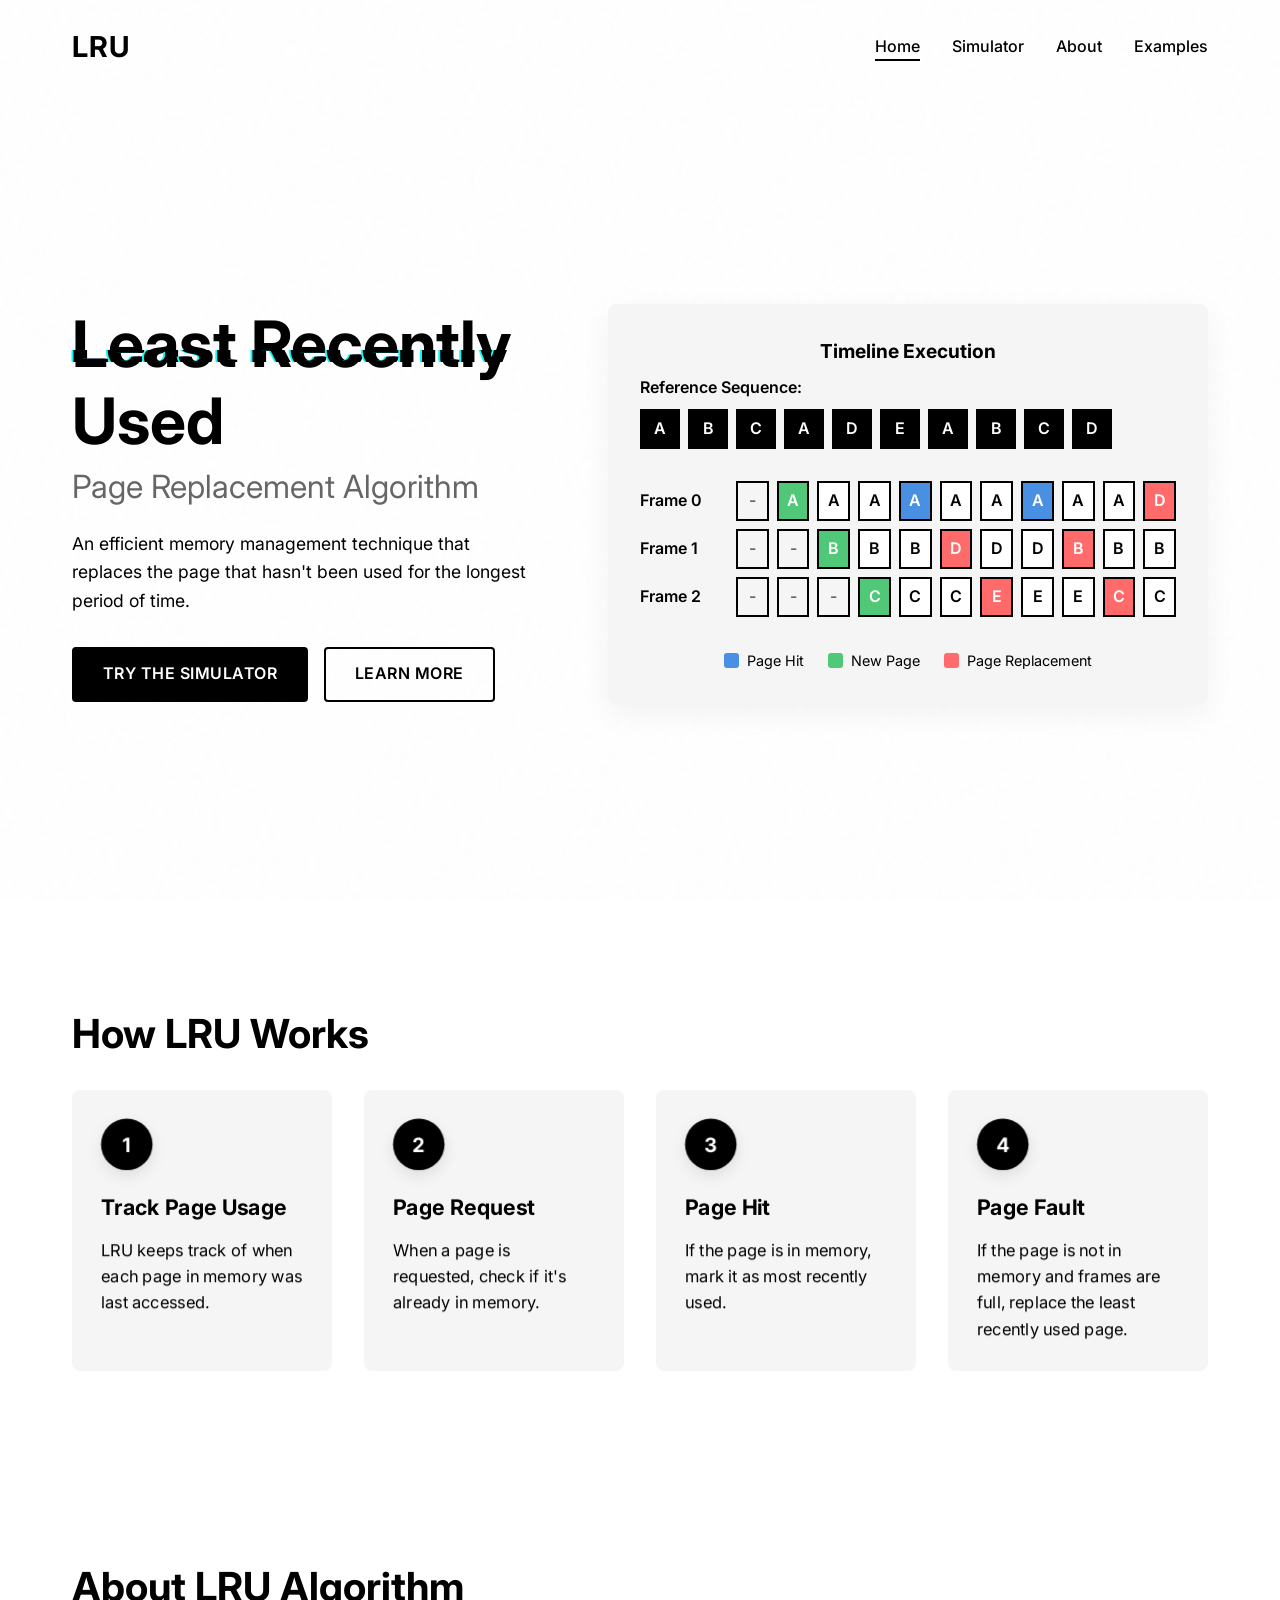
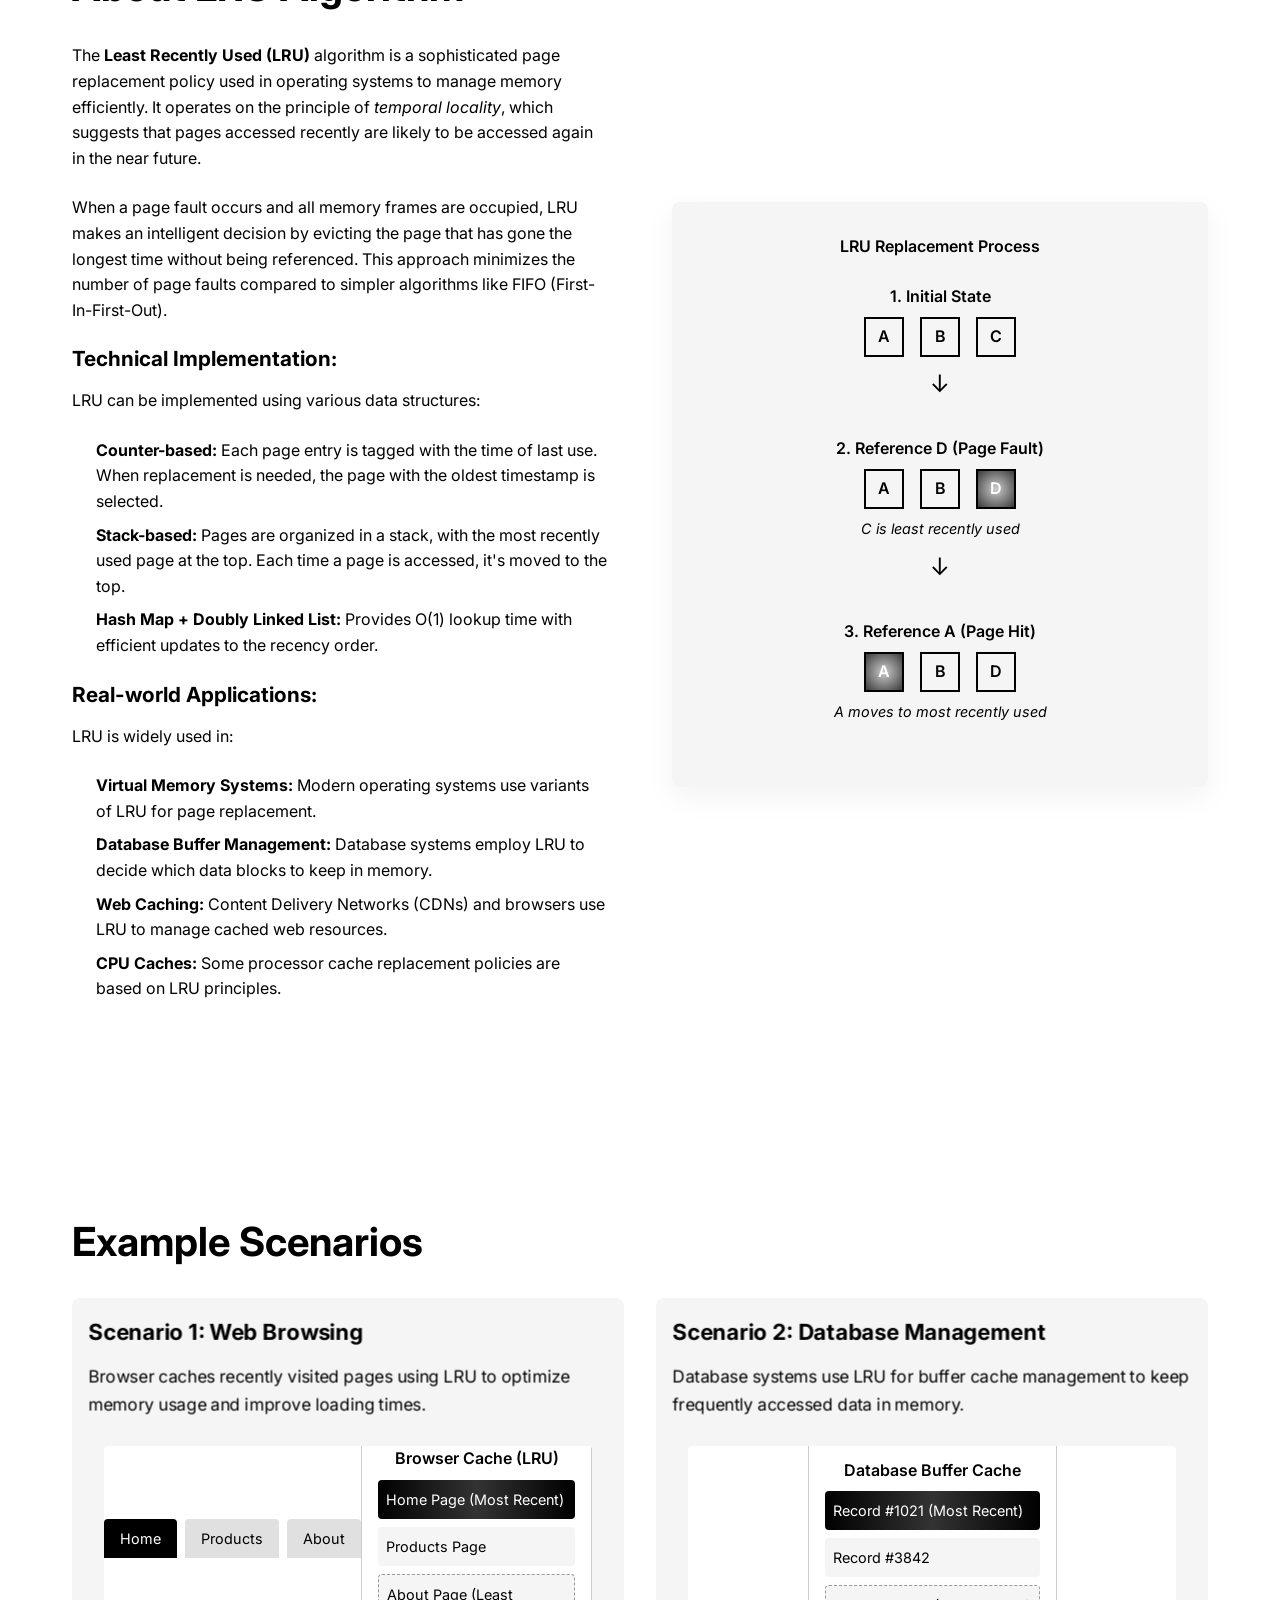
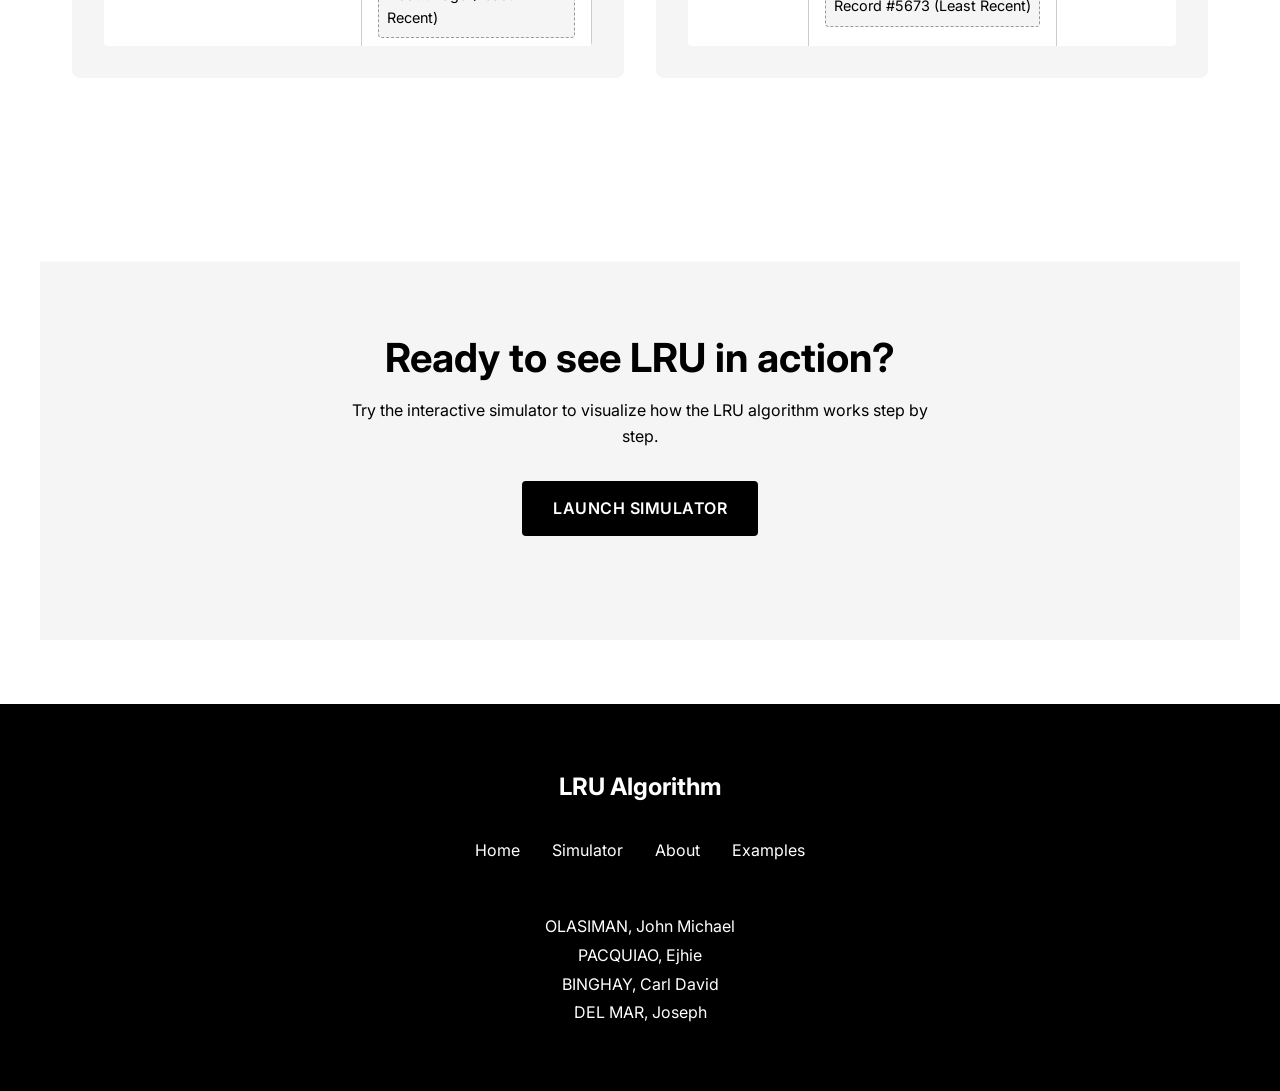
<file: homepage.html>
<!DOCTYPE html>
<html lang="en">
<head>
  <meta charset="UTF-8">
  <meta name="viewport" content="width=device-width, initial-scale=1.0">
  <title>LRU Algorithm | Home</title>
  
  <link rel="preconnect" href="https://fonts.googleapis.com">
  <link rel="preconnect" href="https://fonts.gstatic.com" crossorigin>
  <link href="https://fonts.googleapis.com/css2?family=Inter:wght@300;400;500;600;700&display=swap" rel="stylesheet">
</head>
<style>
  /* Base Styles */
:root {
    --primary-color: #000;
    --secondary-color: #fff;
    --accent-color: #333;
    --light-gray: #f5f5f5;
    --medium-gray: #e0e0e0;
    --dark-gray: #666;
    --font-primary: 'Inter', sans-serif;
    --transition-speed: 0.3s;
    --hit-color: #4a90e2;
    --new-color: #50c878;
    --replace-color: #ff6b6b;
  }
  
  * {
    margin: 0;
    padding: 0;
    box-sizing: border-box;
  }
  
  html {
    scroll-behavior: smooth;
  }
  
  body {
    font-family: var(--font-primary);
    background-color: var(--secondary-color);
    color: var(--primary-color);
    line-height: 1.6;
    overflow-x: hidden;
    position: relative;
    /* Removed cursor: none; to keep default cursor visible */
  }
  
  /* Custom Cursor */
  .cursor {
    width: 20px;
    height: 20px;
    border: 2px solid var(--primary-color);
    border-radius: 50%;
    position: fixed;
    pointer-events: none;
    transform: translate(-50%, -50%);
    z-index: 9999;
    transition: width 0.3s, height 0.3s, border-color 0.3s;
    mix-blend-mode: difference;
  }
  
  .cursor-grow {
    width: 50px;
    height: 50px;
    background-color: rgba(255, 255, 255, 0.1);
    mix-blend-mode: difference;
  }
  
  .noise {
    position: fixed;
    top: 0;
    left: 0;
    width: 100%;
    height: 100%;
    background-image: url("data:image/svg+xml,%3Csvg viewBox='0 0 200 200' xmlns='http://www.w3.org/2000/svg'%3E%3Cfilter id='noiseFilter'%3E%3CfeTurbulence type='fractalNoise' baseFrequency='0.65' numOctaves='3' stitchTiles='stitch'/%3E%3C/filter%3E%3Crect width='100%25' height='100%25' filter='url(%23noiseFilter)'/%3E%3C/svg%3E");
    opacity: 0.03;
    pointer-events: none;
    z-index: 1;
  }
  
  a {
    text-decoration: none;
    color: inherit;
    transition: all var(--transition-speed) ease;
    /* Removed cursor: none; to keep default cursor visible */
  }
  
  ul {
    list-style: none;
  }
  
  /* Typography */
  h1, h2, h3, h4, h5, h6 {
    font-weight: 700;
    line-height: 1.2;
  }
  
  .section-title {
    font-size: 2.5rem;
    margin-bottom: 2rem;
    position: relative;
    display: inline-block;
  }
  
  .section-title::after {
    content: '';
    position: absolute;
    bottom: -10px;
    left: 0;
    width: 60px;
    height: 4px;
    background-color: var(--primary-color);
  }
  
  /* Text Reveal Animation - Improved */
  .reveal-text {
    position: relative;
    overflow: hidden;
    display: block;
    opacity: 0;
    transform: translateY(20px);
    transition: opacity 0.8s ease, transform 0.8s ease;
  }
  
  .reveal-text.revealed {
    opacity: 1;
    transform: translateY(0);
  }
  
  /* Layout */
  header, main, footer {
    width: 100%;
    position: relative;
    z-index: 2;
  }
  
  section {
    padding: 6rem 2rem;
    max-width: 1200px;
    margin: 0 auto;
  }
  
  /* Navigation */
  nav {
    display: flex;
    justify-content: space-between;
    align-items: center;
    padding: 1.5rem 2rem;
    max-width: 1200px;
    margin: 0 auto;
  }
  
  .logo {
    font-size: 1.8rem;
    font-weight: 700;
    letter-spacing: 1px;
    position: relative;
    overflow: hidden;
  }
  
  .logo::before {
    content: '';
    position: absolute;
    top: 0;
    left: 0;
    width: 100%;
    height: 100%;
    background: linear-gradient(90deg, transparent, rgba(255, 255, 255, 0.8), transparent);
    transform: translateX(-100%);
    animation: shimmer 3s infinite;
  }
  
  @keyframes shimmer {
    0% {
      transform: translateX(-100%);
    }
    100% {
      transform: translateX(100%);
    }
  }
  
  .nav-links {
    display: flex;
    gap: 2rem;
  }
  
  .nav-links a {
    font-weight: 500;
    position: relative;
  }
  
  .nav-links a::after {
    content: '';
    position: absolute;
    bottom: -5px;
    left: 0;
    width: 0;
    height: 2px;
    background-color: var(--primary-color);
    transition: width var(--transition-speed) ease;
  }
  
  .nav-links a:hover::after,
  .nav-links a.active::after {
    width: 100%;
  }
  
  /* Buttons */
  .primary-button, .secondary-button {
    display: inline-block;
    padding: 0.8rem 1.8rem;
    border-radius: 4px;
    font-weight: 600;
    letter-spacing: 0.5px;
    text-transform: uppercase;
    transition: all var(--transition-speed) ease;
    position: relative;
    overflow: hidden;
  }
  
  .primary-button {
    background-color: var(--primary-color);
    color: var(--secondary-color);
    border: 2px solid var(--primary-color);
  }
  
  .secondary-button {
    background-color: transparent;
    color: var(--primary-color);
    border: 2px solid var(--primary-color);
  }
  
  .primary-button:hover, .secondary-button:hover {
    transform: translateY(-3px);
    box-shadow: 0 10px 20px rgba(0, 0, 0, 0.1);
  }
  
  .primary-button::before, .secondary-button::before {
    content: '';
    position: absolute;
    top: 0;
    left: -100%;
    width: 100%;
    height: 100%;
    background: linear-gradient(90deg, transparent, rgba(255, 255, 255, 0.2), transparent);
    transition: all 0.5s;
  }
  
  .primary-button:hover::before, .secondary-button:hover::before {
    left: 100%;
    transition: 0.5s;
  }
  
  .secondary-button:hover {
    background-color: var(--primary-color);
    color: var(--secondary-color);
  }
  
  /* Pulse Animation */
  .pulse {
    animation: pulse 2s infinite;
  }
  
  @keyframes pulse {
    0% {
      box-shadow: 0 0 0 0 rgba(0, 0, 0, 0.7);
    }
    70% {
      box-shadow: 0 0 0 10px rgba(0, 0, 0, 0);
    }
    100% {
      box-shadow: 0 0 0 0 rgba(0, 0, 0, 0);
    }
  }
  
  /* Hero Section */
  .hero {
    display: grid;
    grid-template-columns: 1fr 1fr;
    gap: 4rem;
    align-items: center;
    min-height: calc(100vh - 80px);
  }
  
  .hero-content {
    max-width: 600px;
  }
  
  .hero h1 {
    font-size: 4rem;
    margin-bottom: 0.5rem;
    position: relative;
  }
  
  .hero h2.subtitle {
    font-size: 2rem;
    font-weight: 400;
    margin-bottom: 1.5rem;
    color: var(--dark-gray);
  }
  
  .description {
    font-size: 1.1rem;
    margin-bottom: 2rem;
    max-width: 500px;
  }
  
  .cta-buttons {
    display: flex;
    gap: 1rem;
  }
  
  /* Glitch Effect */
  .glitch {
    position: relative;
    animation: glitch-skew 1s infinite linear alternate-reverse;
  }
  
  .glitch::before,
  .glitch::after {
    content: attr(data-text);
    position: absolute;
    top: 0;
    left: 0;
    width: 100%;
    height: 100%;
    clip: rect(44px, 450px, 56px, 0);
  }
  
  .glitch::before {
    left: 2px;
    text-shadow: -2px 0 #ff00c1;
    animation: glitch-anim 5s infinite linear alternate-reverse;
  }
  
  .glitch::after {
    left: -2px;
    text-shadow: -2px 0 #00fff9;
    animation: glitch-anim2 1s infinite linear alternate-reverse;
  }
  
  @keyframes glitch-anim {
    0% {
      clip: rect(31px, 9999px, 94px, 0);
      transform: skew(0.85deg);
    }
    5% {
      clip: rect(70px, 9999px, 71px, 0);
      transform: skew(0.17deg);
    }
    10% {
      clip: rect(75px, 9999px, 92px, 0);
      transform: skew(0.4deg);
    }
    15% {
      clip: rect(66px, 9999px, 91px, 0);
      transform: skew(0.56deg);
    }
    20% {
      clip: rect(23px, 9999px, 29px, 0);
      transform: skew(0.09deg);
    }
    25% {
      clip: rect(13px, 9999px, 46px, 0);
      transform: skew(0.02deg);
    }
    30% {
      clip: rect(89px, 9999px, 99px, 0);
      transform: skew(0.05deg);
    }
    35% {
      clip: rect(3px, 9999px, 11px, 0);
      transform: skew(0.85deg);
    }
    40% {
      clip: rect(19px, 9999px, 17px, 0);
      transform: skew(0.4deg);
    }
    45% {
      clip: rect(71px, 9999px, 87px, 0);
      transform: skew(0.92deg);
    }
    50% {
      clip: rect(15px, 9999px, 59px, 0);
      transform: skew(0.38deg);
    }
    55% {
      clip: rect(75px, 9999px, 63px, 0);
      transform: skew(0.52deg);
    }
    60% {
      clip: rect(31px, 9999px, 43px, 0);
      transform: skew(0.67deg);
    }
    65% {
      clip: rect(82px, 9999px, 83px, 0);
      transform: skew(0.53deg);
    }
    70% {
      clip: rect(89px, 9999px, 44px, 0);
      transform: skew(0.07deg);
    }
    75% {
      clip: rect(41px, 9999px, 74px, 0);
      transform: skew(0.75deg);
    }
    80% {
      clip: rect(33px, 9999px, 4px, 0);
      transform: skew(0.07deg);
    }
    85% {
      clip: rect(62px, 9999px, 67px, 0);
      transform: skew(0.82deg);
    }
    90% {
      clip: rect(36px, 9999px, 97px, 0);
      transform: skew(0.01deg);
    }
    95% {
      clip: rect(40px, 9999px, 16px, 0);
      transform: skew(0.01deg);
    }
    100% {
      clip: rect(64px, 9999px, 93px, 0);
      transform: skew(0.01deg);
    }
  }
  
  @keyframes glitch-anim2 {
    0% {
      clip: rect(65px, 9999px, 119px, 0);
      transform: skew(0.19deg);
    }
    5% {
      clip: rect(110px, 9999px, 59px, 0);
      transform: skew(0.55deg);
    }
    10% {
      clip: rect(24px, 9999px, 53px, 0);
      transform: skew(0.02deg);
    }
    15% {
      clip: rect(107px, 9999px, 44px, 0);
      transform: skew(0.07deg);
    }
    20% {
      clip: rect(66px, 9999px, 76px, 0);
      transform: skew(0.46deg);
    }
    25% {
      clip: rect(39px, 9999px, 31px, 0);
      transform: skew(0.94deg);
    }
    30% {
      clip: rect(82px, 9999px, 31px, 0);
      transform: skew(0.74deg);
    }
    35% {
      clip: rect(81px, 9999px, 80px, 0);
      transform: skew(0.78deg);
    }
    40% {
      clip: rect(89px, 9999px, 56px, 0);
      transform: skew(0.23deg);
    }
    45% {
      clip: rect(37px, 9999px, 51px, 0);
      transform: skew(0.56deg);
    }
    50% {
      clip: rect(72px, 9999px, 22px, 0);
      transform: skew(0.95deg);
    }
    55% {
      clip: rect(96px, 9999px, 72px, 0);
      transform: skew(0.09deg);
    }
    60% {
      clip: rect(52px, 9999px, 46px, 0);
      transform: skew(0.08deg);
    }
    65% {
      clip: rect(29px, 9999px, 118px, 0);
      transform: skew(0.05deg);
    }
    70% {
      clip: rect(119px, 9999px, 42px, 0);
      transform: skew(0.07deg);
    }
    75% {
      clip: rect(111px, 9999px, 35px, 0);
      transform: skew(0.62deg);
    }
    80% {
      clip: rect(35px, 9999px, 115px, 0);
      transform: skew(0.06deg);
    }
    85% {
      clip: rect(111px, 9999px, 107px, 0);
      transform: skew(0.95deg);
    }
    90% {
      clip: rect(32px, 9999px, 49px, 0);
      transform: skew(0.4deg);
    }
    95% {
      clip: rect(72px, 9999px, 99px, 0);
      transform: skew(0.56deg);
    }
    100% {
      clip: rect(90px, 9999px, 120px, 0);
      transform: skew(0.75deg);
    }
  }
  
  @keyframes glitch-skew {
    0% {
      transform: skew(-0.5deg);
    }
    10% {
      transform: skew(0.5deg);
    }
    20% {
      transform: skew(0.2deg);
    }
    30% {
      transform: skew(0.5deg);
    }
    40% {
      transform: skew(-0.2deg);
    }
    50% {
      transform: skew(-0.5deg);
    }
    60% {
      transform: skew(0.2deg);
    }
    70% {
      transform: skew(0.5deg);
    }
    80% {
      transform: skew(-0.2deg);
    }
    90% {
      transform: skew(0.5deg);
    }
    100% {
      transform: skew(-0.5deg);
    }
  }
  
  /* Memory Visualization - Timeline Style */
  .hero-visual {
    display: flex;
    justify-content: center;
    align-items: center;
  }
  
  .memory-visualization {
    width: 100%;
    max-width: 600px;
    background-color: var(--light-gray);
    border-radius: 8px;
    padding: 2rem;
    box-shadow: 0 10px 30px rgba(0, 0, 0, 0.05);
    position: relative;
    overflow: hidden;
  }
  
  .timeline-header {
    margin-bottom: 1.5rem;
  }
  
  .timeline-label {
    font-weight: 700;
    font-size: 1.2rem;
    margin-bottom: 0.5rem;
    text-align: center;
  }
  
  .reference-sequence-label {
    font-weight: 600;
    margin-bottom: 0.5rem;
  }
  
  .reference-sequence {
    display: flex;
    gap: 0.5rem;
    overflow-x: auto;
    padding-bottom: 0.5rem;
  }
  
  .reference-cell {
    width: 40px;
    height: 40px;
    display: flex;
    justify-content: center;
    align-items: center;
    font-weight: 600;
    border: 2px solid var(--primary-color);
    background-color: var(--secondary-color);
    position: relative;
  }
  
  .reference-cell.active {
    background-color: var(--primary-color);
    color: var(--secondary-color);
  }
  
  .timeline-container {
    display: flex;
    margin-bottom: 1.5rem;
  }
  
  .frame-labels {
    display: flex;
    flex-direction: column;
    margin-right: 1rem;
  }
  
  .frame-label {
    height: 40px;
    display: flex;
    align-items: center;
    font-weight: 600;
    margin-bottom: 0.5rem;
    width: 80px; /* Added fixed width for frame labels */
  }
  
  .timeline-content {
    display: flex;
    flex-direction: column;
    gap: 0.5rem;
    overflow-x: auto;
    padding-bottom: 0.5rem;
  }
  
  .timeline-row {
    display: flex;
    gap: 0.5rem;
  }
  
  .timeline-cell {
    width: 40px;
    height: 40px;
    display: flex;
    justify-content: center;
    align-items: center;
    font-weight: 600;
    border: 2px solid var(--primary-color);
    background-color: var(--secondary-color);
    position: relative;
    opacity: 0;
    transform: scale(0.8);
    transition: all 0.5s cubic-bezier(0.34, 1.56, 0.64, 1);
  }
  
  .timeline-cell.visible {
    opacity: 1;
    transform: scale(1);
  }
  
  .timeline-cell.hit {
    background-color: var(--hit-color);
    color: white;
  }
  
  .timeline-cell.new {
    background-color: var(--new-color);
    color: white;
  }
  
  .timeline-cell.replace {
    background-color: var(--replace-color);
    color: white;
  }
  
  .timeline-cell.empty {
    background-color: transparent;
    color: var(--dark-gray);
  }
  
  .timeline-legend {
    display: flex;
    justify-content: center;
    gap: 1.5rem;
  }
  
  .legend-item {
    display: flex;
    align-items: center;
    gap: 0.5rem;
    font-size: 0.9rem;
  }
  
  .legend-color {
    width: 15px;
    height: 15px;
    border-radius: 3px;
  }
  
  .legend-color.hit {
    background-color: var(--hit-color);
  }
  
  .legend-color.new {
    background-color: var(--new-color);
  }
  
  .legend-color.replace {
    background-color: var(--replace-color);
  }
  
  /* Features Section */
  .features-grid {
    display: grid;
    grid-template-columns: repeat(auto-fit, minmax(250px, 1fr));
    gap: 2rem;
  }
  
  .feature-card {
    background-color: var(--light-gray);
    padding: 2rem;
    border-radius: 8px;
    transition: all var(--transition-speed) ease;
    position: relative;
    overflow: hidden;
    transform-style: preserve-3d;
    perspective: 1000px;
  }
  
  .feature-card:hover {
    transform: translateY(-10px);
    box-shadow: 0 20px 40px rgba(0, 0, 0, 0.1);
  }
  
  .feature-card::before {
    content: '';
    position: absolute;
    top: -50%;
    left: -50%;
    width: 200%;
    height: 200%;
    background: radial-gradient(circle, rgba(255,255,255,0.8) 0%, rgba(255,255,255,0) 70%);
    opacity: 0;
    transform: scale(0.5);
    transition: all 0.5s ease;
    pointer-events: none;
  }
  
  .feature-card:hover::before {
    opacity: 0.5;
    transform: scale(1);
  }
  
  .feature-icon {
    width: 50px;
    height: 50px;
    background-color: var(--primary-color);
    color: var(--secondary-color);
    border-radius: 50%;
    display: flex;
    justify-content: center;
    align-items: center;
    font-weight: 700;
    font-size: 1.2rem;
    margin-bottom: 1.5rem;
    position: relative;
    z-index: 1;
    box-shadow: 0 5px 15px rgba(0, 0, 0, 0.1);
    transition: all 0.3s ease;
  }
  
  .feature-card:hover .feature-icon {
    transform: rotateY(360deg);
  }
  
  .feature-card h3 {
    font-size: 1.3rem;
    margin-bottom: 1rem;
    position: relative;
    z-index: 1;
  }
  
  /* About Section */
  .about {
    display: grid;
    grid-template-columns: 1fr 1fr;
    gap: 4rem;
    align-items: center;
  }
  
  .about-content p {
    margin-bottom: 1.5rem;
  }
  
  .about-text {
    max-width: 600px;
  }
  
  .about-content ul {
    padding-left: 1.5rem;
    margin-top: 1rem;
    margin-bottom: 1.5rem;
  }
  
  .about-content li {
    margin-bottom: 0.5rem;
    position: relative;
  }
  
  .about-content li::before {
    content: '•';
    position: absolute;
    left: -1.5rem;
    color: var(--primary-color);
    font-weight: bold;
  }
  
  .about-content h3 {
    margin-top: 1.5rem;
    margin-bottom: 1rem;
    font-size: 1.3rem;
  }
  
  .lru-diagram {
    background-color: var(--light-gray);
    border-radius: 8px;
    padding: 2rem;
    box-shadow: 0 10px 30px rgba(0, 0, 0, 0.05);
    position: relative;
    z-index: 1;
  }
  
  .floating {
    animation: floating 6s ease-in-out infinite;
  }
  
  @keyframes floating {
    0% {
      transform: translateY(0px);
    }
    50% {
      transform: translateY(-15px);
    }
    100% {
      transform: translateY(0px);
    }
  }
  
  .diagram-title {
    font-weight: 600;
    margin-bottom: 1.5rem;
    text-align: center;
  }
  
  .diagram-content {
    min-height: 300px;
    display: flex;
    flex-direction: column;
    justify-content: center;
    align-items: center;
  }
  
  /* Examples Section */
  .examples-grid {
    display: grid;
    grid-template-columns: repeat(auto-fit, minmax(300px, 1fr));
    gap: 2rem;
  }
  
  .example-card {
    background-color: var(--light-gray);
    border-radius: 8px;
    padding: 2rem;
    transition: all var(--transition-speed) ease;
    transform-style: preserve-3d;
    perspective: 1000px;
  }
  
  .example-card:hover {
    transform: translateY(-5px) rotateX(5deg);
    box-shadow: 0 15px 30px rgba(0, 0, 0, 0.1);
  }
  
  .example-card h3 {
    font-size: 1.3rem;
    margin-bottom: 1rem;
  }
  
  .example-visual {
    height: 200px;
    margin-top: 1.5rem;
    background-color: var(--secondary-color);
    border-radius: 4px;
    display: flex;
    justify-content: center;
    align-items: center;
    position: relative;
    overflow: hidden;
  }
  
  /* Parallax Section */
  .parallax-section {
    position: relative;
    overflow: hidden;
    padding: 6rem 2rem;
    text-align: center;
    margin-top: 4rem;
  }
  
  .parallax-bg {
    position: absolute;
    top: 0;
    left: 0;
    width: 100%;
    height: 100%;
    background-color: var(--light-gray);
    transform: translateZ(-1px) scale(2);
    z-index: -1;
  }
  
  .cta-content {
    position: relative;
    z-index: 1;
    max-width: 800px;
    margin: 0 auto;
  }
  
  /* CTA Section */
  .cta h2 {
    font-size: 2.5rem;
    margin-bottom: 1rem;
  }
  
  .cta p {
    max-width: 600px;
    margin: 0 auto 2rem;
  }
  
  /* Footer */
  footer {
    background-color: var(--primary-color);
    color: var(--secondary-color);
    padding: 4rem 2rem;
    margin-top: 4rem;
  }
  
  .footer-content {
    max-width: 1200px;
    margin: 0 auto;
    display: flex;
    flex-direction: column;
    align-items: center;
    gap: 2rem;
  }
  
  .footer-logo {
    font-size: 1.5rem;
    font-weight: 700;
  }
  
  .footer-links {
    display: flex;
    gap: 2rem;
  }
  
  .footer-links a:hover {
    opacity: 0.8;
  }
  
  .footer-names {
    margin-top: 1rem;
    text-align: center;
    line-height: 1.8;
  }
  
  .footer-names p {
    margin: 0;
  }
  
  /* Responsive Design */
  @media (max-width: 992px) {
    .hero, .about {
      grid-template-columns: 1fr;
      gap: 2rem;
    }
    
    .hero-content {
      order: 1;
    }
    
    .hero-visual {
      order: 2;
    }
    
    .section-title {
      font-size: 2rem;
    }
    
    .hero h1 {
      font-size: 3rem;
    }
    
    .hero h2.subtitle {
      font-size: 1.5rem;
    }
  }
  
  @media (max-width: 768px) {
    nav {
      flex-direction: column;
      gap: 1rem;
    }
    
    .nav-links {
      width: 100%;
      justify-content: space-between;
    }
    
    section {
      padding: 4rem 1.5rem;
    }
    
    .feature-card, .example-card {
      padding: 1.5rem;
    }
    
    .cta {
      padding: 3rem 1.5rem;
    }
    
    .footer-links {
      flex-wrap: wrap;
      justify-content: center;
    }
  }
  
  @media (max-width: 480px) {
    .hero h1 {
      font-size: 2.5rem;
    }
    
    .hero h2.subtitle {
      font-size: 1.2rem;
    }
    
    .cta-buttons {
      flex-direction: column;
      gap: 1rem;
    }
    
    .primary-button, .secondary-button {
      width: 100%;
      text-align: center;
    }
    
    .section-title {
      font-size: 1.8rem;
    }
    
    .cursor {
      display: none;
    }
  }
  
  /* 3D Tilt Effect */
  [data-tilt] {
    transform-style: preserve-3d;
    transform: perspective(1000px);
  }
  
  [data-tilt] .feature-icon,
  [data-tilt] h3,
  [data-tilt] p {
    transform: translateZ(30px);
  }
</style>
<body>
  <div class="noise"></div>
  <div class="cursor"></div>
  <header>
    <nav>
      <div class="logo">LRU</div>
      <ul class="nav-links">
        <li><a href="#" class="active">Home</a></li>
        <li><a href="index.html">Simulator</a></li>
        <li><a href="#about">About</a></li>
        <li><a href="#examples">Examples</a></li>
      </ul>
    </nav>
  </header>

  <main>
    <section class="hero">
      <div class="hero-content">
        <h1 class="glitch" data-text="Least Recently Used">Least Recently Used</h1>
        <h2 class="subtitle">Page Replacement Algorithm</h2>
        <p class="description">An efficient memory management technique that replaces the page that hasn't been used for the longest period of time.</p>
        <div class="cta-buttons">
          <a href="index.html" class="primary-button">Try the Simulator</a>
          <a href="#learn" class="secondary-button">Learn More</a>
        </div>
      </div>
      <div class="hero-visual">
        <div class="memory-visualization">
          <div class="timeline-header">
            <div class="timeline-label">Timeline Execution</div>
            <div class="reference-sequence-label">Reference Sequence:</div>
            <div class="reference-sequence" id="referenceSequence"></div>
          </div>
          <div class="timeline-container">
            <div class="frame-labels">
              <div class="frame-label">Frame 0</div>
              <div class="frame-label">Frame 1</div>
              <div class="frame-label">Frame 2</div>
            </div>
            <div class="timeline-content" id="timelineContent">
              <!-- Timeline content will be generated by JavaScript -->
            </div>
          </div>
          <div class="timeline-legend">
            <div class="legend-item">
              <div class="legend-color hit"></div>
              <span>Page Hit</span>
            </div>
            <div class="legend-item">
              <div class="legend-color new"></div>
              <span>New Page</span>
            </div>
            <div class="legend-item">
              <div class="legend-color replace"></div>
              <span>Page Replacement</span>
            </div>
          </div>
        </div>
      </div>
    </section>

    <section id="learn" class="features">
      <h2 class="section-title reveal-text">How LRU Works</h2>
      <div class="features-grid">
        <div class="feature-card" data-tilt>
          <div class="feature-icon">1</div>
          <h3>Track Page Usage</h3>
          <p>LRU keeps track of when each page in memory was last accessed.</p>
        </div>
        <div class="feature-card" data-tilt>
          <div class="feature-icon">2</div>
          <h3>Page Request</h3>
          <p>When a page is requested, check if it's already in memory.</p>
        </div>
        <div class="feature-card" data-tilt>
          <div class="feature-icon">3</div>
          <h3>Page Hit</h3>
          <p>If the page is in memory, mark it as most recently used.</p>
        </div>
        <div class="feature-card" data-tilt>
          <div class="feature-icon">4</div>
          <h3>Page Fault</h3>
          <p>If the page is not in memory and frames are full, replace the least recently used page.</p>
        </div>
      </div>
    </section>

    <section id="about" class="about">
      <div class="about-content">
        <h2 class="section-title reveal-text">About LRU Algorithm</h2>
        <div class="about-text">
          <p class="reveal-text">The <strong>Least Recently Used (LRU)</strong> algorithm is a sophisticated page replacement policy used in operating systems to manage memory efficiently. It operates on the principle of <em>temporal locality</em>, which suggests that pages accessed recently are likely to be accessed again in the near future.</p>
          
          <p class="reveal-text">When a page fault occurs and all memory frames are occupied, LRU makes an intelligent decision by evicting the page that has gone the longest time without being referenced. This approach minimizes the number of page faults compared to simpler algorithms like FIFO (First-In-First-Out).</p>
          
          <h3 class="reveal-text">Technical Implementation:</h3>
          <p class="reveal-text">LRU can be implemented using various data structures:</p>
          <ul>
            <li class="reveal-text"><strong>Counter-based:</strong> Each page entry is tagged with the time of last use. When replacement is needed, the page with the oldest timestamp is selected.</li>
            <li class="reveal-text"><strong>Stack-based:</strong> Pages are organized in a stack, with the most recently used page at the top. Each time a page is accessed, it's moved to the top.</li>
            <li class="reveal-text"><strong>Hash Map + Doubly Linked List:</strong> Provides O(1) lookup time with efficient updates to the recency order.</li>
          </ul>
          
          <h3 class="reveal-text">Real-world Applications:</h3>
          <p class="reveal-text">LRU is widely used in:</p>
          <ul>
            <li class="reveal-text"><strong>Virtual Memory Systems:</strong> Modern operating systems use variants of LRU for page replacement.</li>
            <li class="reveal-text"><strong>Database Buffer Management:</strong> Database systems employ LRU to decide which data blocks to keep in memory.</li>
            <li class="reveal-text"><strong>Web Caching:</strong> Content Delivery Networks (CDNs) and browsers use LRU to manage cached web resources.</li>
            <li class="reveal-text"><strong>CPU Caches:</strong> Some processor cache replacement policies are based on LRU principles.</li>
          </ul>
        </div>
      </div>
      <div class="about-visual">
        <div class="lru-diagram floating">
          <div class="diagram-title">LRU Replacement Process</div>
          <div class="diagram-content" id="lruDiagram"></div>
        </div>
      </div>
    </section>

    <section id="examples" class="examples">
      <h2 class="section-title reveal-text">Example Scenarios</h2>
      <div class="examples-grid">
        <div class="example-card" data-tilt>
          <h3>Scenario 1: Web Browsing</h3>
          <p>Browser caches recently visited pages using LRU to optimize memory usage and improve loading times.</p>
          <div class="example-visual" id="example1"></div>
        </div>
        <div class="example-card" data-tilt>
          <h3>Scenario 2: Database Management</h3>
          <p>Database systems use LRU for buffer cache management to keep frequently accessed data in memory.</p>
          <div class="example-visual" id="example2"></div>
        </div>
      </div>
    </section>

    <section class="cta parallax-section">
      <div class="parallax-bg"></div>
      <div class="cta-content">
        <h2 class="reveal-text">Ready to see LRU in action?</h2>
        <p class="reveal-text">Try the interactive simulator to visualize how the LRU algorithm works step by step.</p>
        <a href="index.html" class="primary-button pulse">Launch Simulator</a>
      </div>
    </section>
  </main>

  <footer>
    <div class="footer-content">
      <div class="footer-logo">LRU Algorithm</div>
      <div class="footer-links">
        <a href="#">Home</a>
        <a href="index.html">Simulator</a>
        <a href="#about">About</a>
        <a href="#examples">Examples</a>
      </div>
      <div class="footer-names">
        <p>OLASIMAN, John Michael</p>
        <p>PACQUIAO, Ejhie</p>
        <p>BINGHAY, Carl David</p>
        <p>DEL MAR, Joseph</p>
      </div>
    </div>
  </footer>

  <script>
    document.addEventListener('DOMContentLoaded', function() {
  // Custom cursor
  const cursor = document.querySelector('.cursor');
  
  document.addEventListener('mousemove', (e) => {
    cursor.style.left = e.clientX + 'px';
    cursor.style.top = e.clientY + 'px';
  });
  
  document.addEventListener('mousedown', () => {
    cursor.classList.add('cursor-grow');
  });
  
  document.addEventListener('mouseup', () => {
    cursor.classList.remove('cursor-grow');
  });
  
  // Add cursor effects on interactive elements
  const interactiveElements = document.querySelectorAll('a, button, .feature-card, .example-card');
  
  interactiveElements.forEach(el => {
    el.addEventListener('mouseenter', () => {
      cursor.classList.add('cursor-grow');
    });
    
    el.addEventListener('mouseleave', () => {
      cursor.classList.remove('cursor-grow');
    });
  });
  
  // Text reveal animation
  const revealElements = document.querySelectorAll('.reveal-text');
  
  const revealOnScroll = () => {
    revealElements.forEach(element => {
      const elementTop = element.getBoundingClientRect().top;
      const windowHeight = window.innerHeight;
      
      if (elementTop < windowHeight * 0.85) {
        element.classList.add('revealed');
      }
    });
  };
  
  window.addEventListener('scroll', revealOnScroll);
  window.addEventListener('load', revealOnScroll);
  
  // 3D Tilt effect
  const tiltElements = document.querySelectorAll('[data-tilt]');
  
  tiltElements.forEach(element => {
    element.addEventListener('mousemove', (e) => {
      const rect = element.getBoundingClientRect();
      const x = e.clientX - rect.left;
      const y = e.clientY - rect.top;
      
      const xPercent = x / rect.width - 0.5;
      const yPercent = y / rect.height - 0.5;
      
      const rotateX = yPercent * 10;
      const rotateY = xPercent * -10;
      
      element.style.transform = `perspective(1000px) rotateX(${rotateX}deg) rotateY(${rotateY}deg) scale3d(1.05, 1.05, 1.05)`;
    });
    
    element.addEventListener('mouseleave', () => {
      element.style.transform = 'perspective(1000px) rotateX(0) rotateY(0) scale3d(1, 1, 1)';
    });
  });
  
  // LRU Timeline Visualization
  const timelineContent = document.getElementById('timelineContent');
  const referenceSequence = document.getElementById('referenceSequence');
  
  // Sample page reference string
  const pages = ['A', 'B', 'C', 'A', 'D', 'E', 'A', 'B', 'C', 'D'];
  let frames = [null, null, null];
  let lruOrder = [];
  let timelineSteps = [];
  
  // Create reference sequence visualization
  pages.forEach(page => {
    const pageCell = document.createElement('div');
    pageCell.className = 'reference-cell';
    pageCell.textContent = page;
    referenceSequence.appendChild(pageCell);
  });
  
  // Initialize timeline rows
  for (let i = 0; i < 3; i++) {
    const row = document.createElement('div');
    row.className = 'timeline-row';
    timelineContent.appendChild(row);
  }
  
  // Process all steps and store results
  function processAllSteps() {
    let currentFrames = [null, null, null];
    let currentLruOrder = [];
    
    timelineSteps.push({
      frames: [...currentFrames],
      lruOrder: [...currentLruOrder],
      referencedPage: null,
      isPageFault: false,
      replacedPage: null
    });
    
    pages.forEach((page, step) => {
      const pageIndex = currentFrames.indexOf(page);
      let isPageFault = pageIndex === -1;
      let replacedPage = null;
      
      // Update LRU order
      currentLruOrder = currentLruOrder.filter(p => p !== page);
      currentLruOrder.unshift(page);
      
      if (isPageFault) {
        const emptyFrameIndex = currentFrames.indexOf(null);
        
        if (emptyFrameIndex !== -1) {
          // Empty frame available
          currentFrames[emptyFrameIndex] = page;
        } else {
          // Replace LRU page
          const lruPage = currentLruOrder[currentLruOrder.length - 1];
          const lruIndex = currentFrames.indexOf(lruPage);
          replacedPage = currentFrames[lruIndex];
          currentFrames[lruIndex] = page;
          currentLruOrder = currentLruOrder.filter(p => p !== lruPage);
          currentLruOrder.unshift(page);
        }
      }
      
      timelineSteps.push({
        frames: [...currentFrames],
        lruOrder: [...currentLruOrder],
        referencedPage: page,
        isPageFault,
        replacedPage,
        step
      });
    });
  }
  
  // Render timeline visualization
  function renderTimeline() {
    processAllSteps();
    
    const rows = timelineContent.querySelectorAll('.timeline-row');
    
    // For each step
    timelineSteps.forEach((step, stepIndex) => {
      // For each frame
      for (let frameIndex = 0; frameIndex < 3; frameIndex++) {
        const cell = document.createElement('div');
        
        if (stepIndex === 0) {
          cell.className = 'timeline-cell empty';
          cell.textContent = '-';
        } else {
          const frameValue = step.frames[frameIndex];
          
          if (frameValue !== null) {
            cell.textContent = frameValue;
            
            if (stepIndex > 0 && frameValue === step.referencedPage) {
              if (step.isPageFault) {
                if (step.replacedPage !== null) {
                  cell.className = 'timeline-cell replace';
                } else {
                  cell.className = 'timeline-cell new';
                }
              } else {
                cell.className = 'timeline-cell hit';
              }
            } else {
              cell.className = 'timeline-cell';
            }
          } else {
            cell.className = 'timeline-cell empty';
            cell.textContent = '-';
          }
        }
        
        // Add animation delay based on step index
        cell.style.transitionDelay = `${stepIndex * 0.1}s`;
        
        // Add to the appropriate row
        rows[frameIndex].appendChild(cell);
      }
      
      // Highlight current reference in sequence
      if (stepIndex > 0) {
        const referenceCells = referenceSequence.querySelectorAll('.reference-cell');
        if (step.step !== undefined) {
          referenceCells[step.step].classList.add('active');
        }
      }
    });
    
    // Animate cells after a short delay
    setTimeout(() => {
      const cells = document.querySelectorAll('.timeline-cell');
      cells.forEach(cell => {
        cell.classList.add('visible');
      });
    }, 500);
  }
  
  // LRU Diagram Animation
  const lruDiagram = document.getElementById('lruDiagram');
  
  function createLRUDiagram() {
    if (!lruDiagram) return;
    
    lruDiagram.innerHTML = `
      <div class="lru-step">
        <div class="lru-step-title">1. Initial State</div>
        <div class="lru-frames">
          <div class="lru-frame">A</div>
          <div class="lru-frame">B</div>
          <div class="lru-frame">C</div>
        </div>
        <div class="lru-arrow">↓</div>
      </div>
      <div class="lru-step">
        <div class="lru-step-title">2. Reference D (Page Fault)</div>
        <div class="lru-frames">
          <div class="lru-frame">A</div>
          <div class="lru-frame">B</div>
          <div class="lru-frame lru-highlight">D</div>
        </div>
        <div class="lru-note">C is least recently used</div>
        <div class="lru-arrow">↓</div>
      </div>
      <div class="lru-step">
        <div class="lru-step-title">3. Reference A (Page Hit)</div>
        <div class="lru-frames">
          <div class="lru-frame lru-highlight">A</div>
          <div class="lru-frame">B</div>
          <div class="lru-frame">D</div>
        </div>
        <div class="lru-note">A moves to most recently used</div>
      </div>
    `;
    
    // Add styles for the diagram
    const style = document.createElement('style');
    style.textContent = `
      .lru-step {
        margin-bottom: 1.5rem;
        text-align: center;
        opacity: 0;
        transform: translateY(20px);
        animation: fadeInUp 0.8s forwards;
      }
      
      .lru-step:nth-child(1) {
        animation-delay: 0.2s;
      }
      
      .lru-step:nth-child(2) {
        animation-delay: 0.4s;
      }
      
      .lru-step:nth-child(3) {
        animation-delay: 0.6s;
      }
      
      @keyframes fadeInUp {
        to {
          opacity: 1;
          transform: translateY(0);
        }
      }
      
      .lru-step-title {
        font-weight: 600;
        margin-bottom: 0.5rem;
      }
      .lru-frames {
        display: flex;
        justify-content: center;
        gap: 1rem;
        margin: 0.5rem 0;
      }
      .lru-frame {
        width: 40px;
        height: 40px;
        border: 2px solid #000;
        display: flex;
        justify-content: center;
        align-items: center;
        font-weight: 600;
        position: relative;
        overflow: hidden;
      }
      .lru-highlight {
        background-color: #000;
        color: #fff;
      }
      .lru-highlight::before {
        content: '';
        position: absolute;
        top: -50%;
        left: -50%;
        width: 200%;
        height: 200%;
        background: radial-gradient(circle, rgba(255,255,255,0.8) 0%, rgba(255,255,255,0) 70%);
        animation: pulse-highlight 2s infinite;
      }
      @keyframes pulse-highlight {
        0% {
          transform: scale(0.5);
          opacity: 0;
        }
        50% {
          opacity: 0.5;
        }
        100% {
          transform: scale(1.2);
          opacity: 0;
        }
      }
      .lru-arrow {
        font-size: 1.5rem;
        margin: 0.5rem 0;
        animation: bounce 2s infinite;
      }
      @keyframes bounce {
        0%, 20%, 50%, 80%, 100% {
          transform: translateY(0);
        }
        40% {
          transform: translateY(-10px);
        }
        60% {
          transform: translateY(-5px);
        }
      }
      .lru-note {
        font-size: 0.9rem;
        font-style: italic;
        margin: 0.5rem 0;
      }
    `;
    document.head.appendChild(style);
  }
  
  // Create example visualizations
  function createExamples() {
    const example1 = document.getElementById('example1');
    const example2 = document.getElementById('example2');
    
    if (example1) {
      example1.innerHTML = `
        <div class="browser-tabs">
          <div class="browser-tab active">Home</div>
          <div class="browser-tab">Products</div>
          <div class="browser-tab">About</div>
        </div>
        <div class="browser-cache">
          <div class="cache-title">Browser Cache (LRU)</div>
          <div class="cache-item most-recent">Home Page (Most Recent)</div>
          <div class="cache-item">Products Page</div>
          <div class="cache-item least-recent">About Page (Least Recent)</div>
        </div>
      `;
    }
    
    if (example2) {
      example2.innerHTML = `
        <div class="db-cache">
          <div class="db-title">Database Buffer Cache</div>
          <div class="db-records">
            <div class="db-record most-recent">Record #1021 (Most Recent)</div>
            <div class="db-record">Record #3842</div>
            <div class="db-record least-recent">Record #5673 (Least Recent)</div>
          </div>
        </div>
      `;
    }
    
    // Add styles for examples
    const style = document.createElement('style');
    style.textContent = `
      .browser-tabs {
        display: flex;
        gap: 0.5rem;
        margin-bottom: 1rem;
      }
      .browser-tab {
        padding: 0.5rem 1rem;
        background-color: #e0e0e0;
        border-radius: 4px 4px 0 0;
        font-size: 0.9rem;
        transition: all 0.3s ease;
        cursor: pointer;
      }
      .browser-tab.active {
        background-color: #000;
        color: #fff;
      }
      .browser-tab:hover:not(.active) {
        background-color: #ccc;
      }
      .browser-cache, .db-cache {
        border: 1px solid #ccc;
        padding: 1rem;
        border-radius: 0 0 4px 4px;
      }
      .cache-title, .db-title {
        font-weight: 600;
        margin-bottom: 0.5rem;
        text-align: center;
      }
      .cache-item, .db-record {
        padding: 0.5rem;
        margin: 0.5rem 0;
        background-color: #f5f5f5;
        border-radius: 4px;
        font-size: 0.9rem;
        transition: all 0.3s ease;
        position: relative;
        overflow: hidden;
      }
      .most-recent {
        background-color: #000;
        color: #fff;
      }
      .least-recent {
        border: 1px dashed #999;
      }
      .most-recent::after {
        content: '';
        position: absolute;
        top: 0;
        left: 0;
        width: 100%;
        height: 100%;
        background: linear-gradient(90deg, transparent, rgba(255,255,255,0.2), transparent);
        animation: shine 2s infinite;
      }
      @keyframes shine {
        0% {
          transform: translateX(-100%);
        }
        100% {
          transform: translateX(100%);
        }
      }
    `;
    document.head.appendChild(style);
    
    // Add interactivity to browser tabs
    if (example1) {
      const tabs = example1.querySelectorAll('.browser-tab');
      const cacheItems = example1.querySelectorAll('.cache-item');
      
      tabs.forEach((tab, index) => {
        tab.addEventListener('click', () => {
          // Update active tab
          tabs.forEach(t => t.classList.remove('active'));
          tab.classList.add('active');
          
          // Update cache order (LRU behavior)
          cacheItems.forEach(item => {
            item.classList.remove('most-recent');
            item.classList.remove('least-recent');
          });
          
          cacheItems[index].classList.add('most-recent');
          cacheItems[(index + 2) % 3].classList.add('least-recent');
          
          // Reorder cache items
          const cacheContainer = example1.querySelector('.browser-cache');
          cacheContainer.insertBefore(cacheItems[index], cacheContainer.children[1]);
        });
      });
    }
  }
  
  // Parallax effect
  function handleParallax() {
    const parallaxSections = document.querySelectorAll('.parallax-section');
    
    parallaxSections.forEach(section => {
      const scrollPosition = window.pageYOffset;
      const sectionTop = section.offsetTop;
      const sectionHeight = section.offsetHeight;
      
      if (scrollPosition > sectionTop - window.innerHeight && 
          scrollPosition < sectionTop + sectionHeight) {
        const parallaxBg = section.querySelector('.parallax-bg');
        const speed = 0.5;
        const yPos = (scrollPosition - sectionTop) * speed;
        
        parallaxBg.style.transform = `translate3d(0, ${yPos}px, 0)`;
      }
    });
  }
  
  window.addEventListener('scroll', handleParallax);
  window.addEventListener('load', handleParallax);
  
  // Initialize visualizations
  renderTimeline();
  createLRUDiagram();
  createExamples();
});
  </script>
</body>
</html>
</file>
